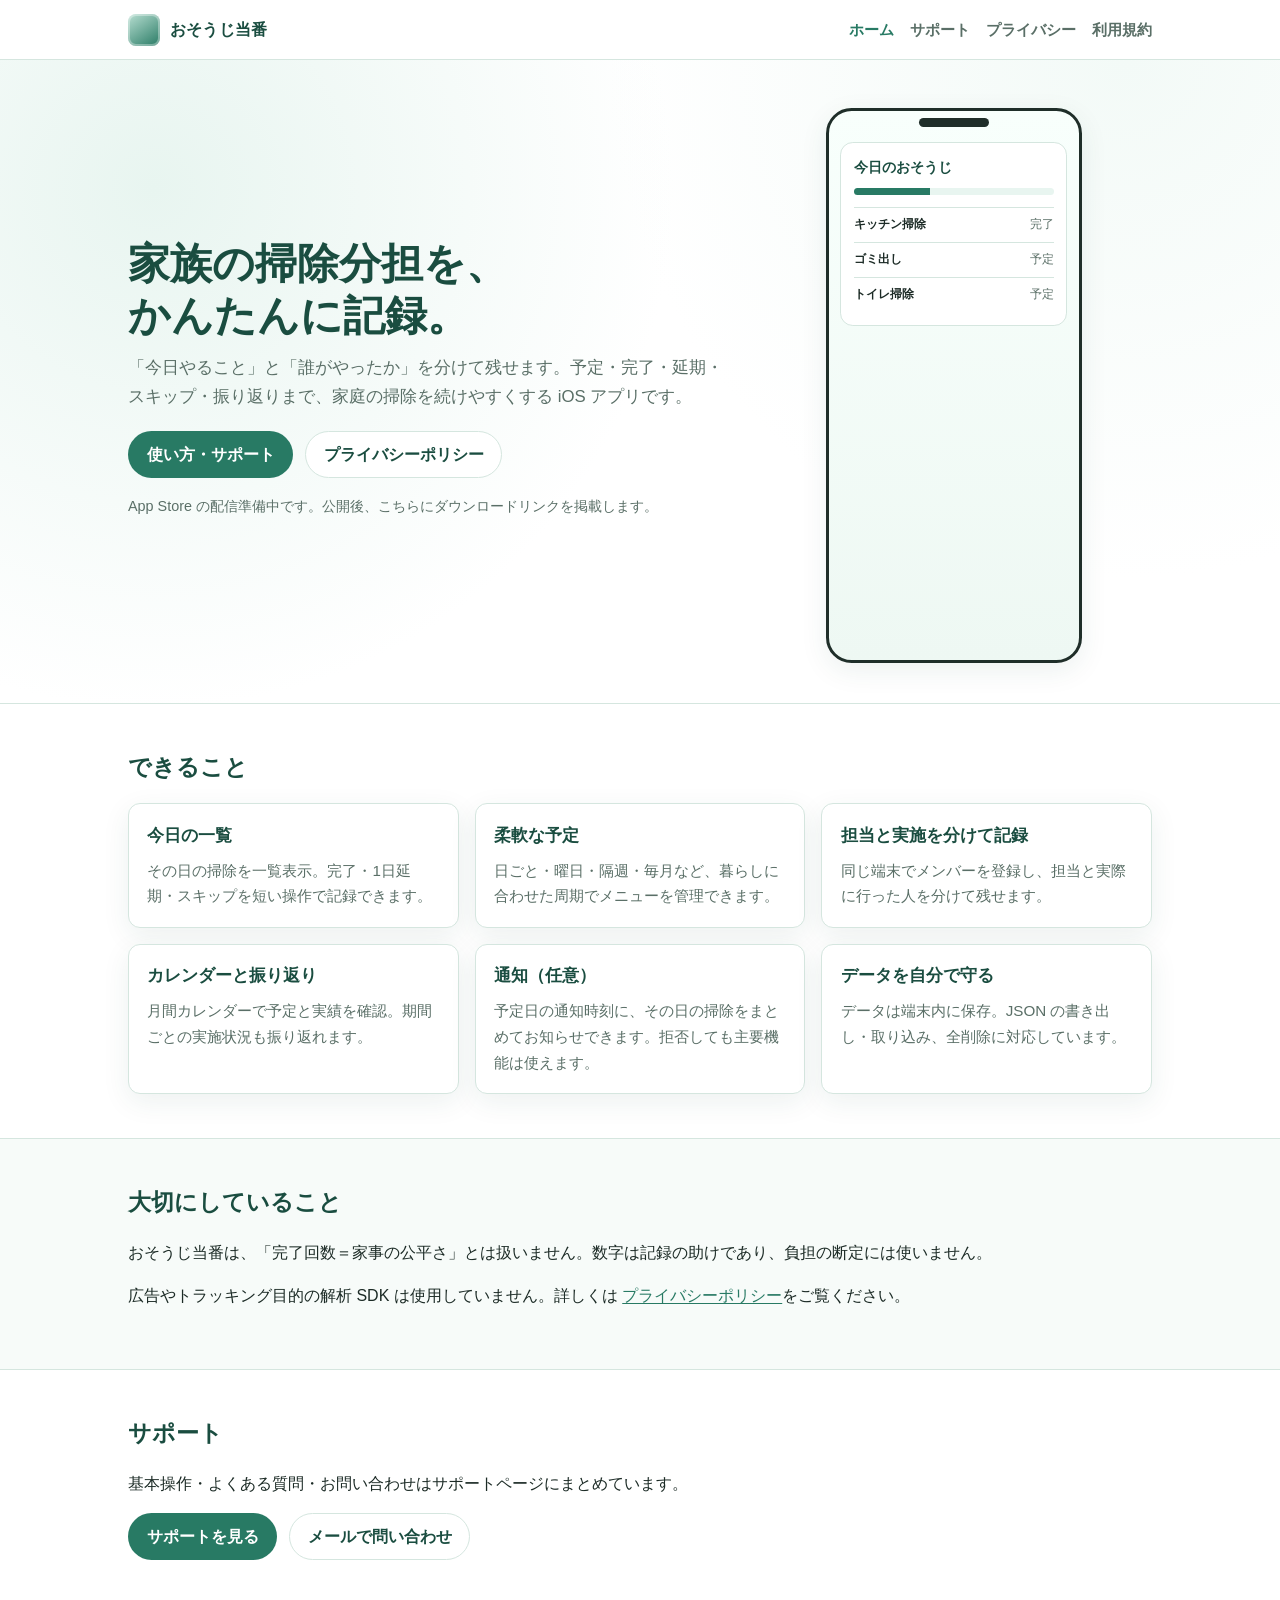
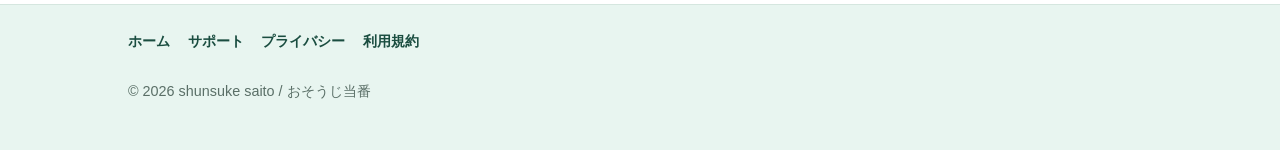
<file: index.html>
<!DOCTYPE html>
<html lang="ja">
  <head>
    <meta charset="utf-8" />
    <meta name="viewport" content="width=device-width, initial-scale=1" />
    <title>おそうじ当番 — 家庭の掃除を続けやすく</title>
    <meta
      name="description"
      content="おそうじ当番は、掃除メニュー・予定・実施記録をまとめて管理する iOS アプリです。今日やることと、誰がやったかを分けて記録できます。"
    />
    <link rel="icon" href="assets/img/favicon.svg" type="image/svg+xml" />
    <link rel="stylesheet" href="assets/css/site.css" />
  </head>
  <body>
    <a class="skip-link" href="#main">本文へスキップ</a>
    <header class="site-header">
      <div class="site-header__inner">
        <a class="brand" href="./">
          <span class="brand__mark" aria-hidden="true"></span>
          <span>おそうじ当番</span>
        </a>
        <nav class="nav" aria-label="主要">
          <a href="./" aria-current="page">ホーム</a>
          <a href="support/">サポート</a>
          <a href="privacy/">プライバシー</a>
          <a href="terms/">利用規約</a>
        </nav>
      </div>
    </header>

    <main id="main">
      <section class="hero">
        <div class="wrap hero__grid">
          <div>
            <h1>家族の掃除分担を、<br />かんたんに記録。</h1>
            <p class="lede">
              「今日やること」と「誰がやったか」を分けて残せます。予定・完了・延期・スキップ・振り返りまで、家庭の掃除を続けやすくする iOS
              アプリです。
            </p>
            <div class="actions">
              <a class="btn btn--primary" href="support/">使い方・サポート</a>
              <a class="btn btn--ghost" href="privacy/">プライバシーポリシー</a>
            </div>
            <p class="note">
              <!-- TODO: App Store 公開後にストア URL を追記する -->
              App Store の配信準備中です。公開後、こちらにダウンロードリンクを掲載します。
            </p>
          </div>
          <div class="phone" aria-hidden="true">
            <div class="phone__card">
              <p class="phone__title">今日のおそうじ</p>
              <div class="phone__bar"><span></span></div>
              <div class="phone__row"><strong>キッチン掃除</strong><span>完了</span></div>
              <div class="phone__row"><strong>ゴミ出し</strong><span>予定</span></div>
              <div class="phone__row"><strong>トイレ掃除</strong><span>予定</span></div>
            </div>
          </div>
        </div>
      </section>

      <section class="section">
        <div class="wrap">
          <h2>できること</h2>
          <div class="cards">
            <article class="card">
              <h3>今日の一覧</h3>
              <p>その日の掃除を一覧表示。完了・1日延期・スキップを短い操作で記録できます。</p>
            </article>
            <article class="card">
              <h3>柔軟な予定</h3>
              <p>日ごと・曜日・隔週・毎月など、暮らしに合わせた周期でメニューを管理できます。</p>
            </article>
            <article class="card">
              <h3>担当と実施を分けて記録</h3>
              <p>同じ端末でメンバーを登録し、担当と実際に行った人を分けて残せます。</p>
            </article>
            <article class="card">
              <h3>カレンダーと振り返り</h3>
              <p>月間カレンダーで予定と実績を確認。期間ごとの実施状況も振り返れます。</p>
            </article>
            <article class="card">
              <h3>通知（任意）</h3>
              <p>予定日の通知時刻に、その日の掃除をまとめてお知らせできます。拒否しても主要機能は使えます。</p>
            </article>
            <article class="card">
              <h3>データを自分で守る</h3>
              <p>データは端末内に保存。JSON の書き出し・取り込み、全削除に対応しています。</p>
            </article>
          </div>
        </div>
      </section>

      <section class="section section--alt">
        <div class="wrap">
          <h2>大切にしていること</h2>
          <p>
            おそうじ当番は、「完了回数＝家事の公平さ」とは扱いません。数字は記録の助けであり、負担の断定には使いません。
          </p>
          <p>
            広告やトラッキング目的の解析 SDK は使用していません。詳しくは
            <a href="privacy/">プライバシーポリシー</a>をご覧ください。
          </p>
        </div>
      </section>

      <section class="section">
        <div class="wrap">
          <h2>サポート</h2>
          <p>基本操作・よくある質問・お問い合わせはサポートページにまとめています。</p>
          <div class="actions">
            <a class="btn btn--primary" href="support/">サポートを見る</a>
            <a class="btn btn--ghost" href="mailto:infomationshunsuke@gmail.com">メールで問い合わせ</a>
          </div>
        </div>
      </section>
    </main>

    <footer class="site-footer">
      <div class="site-footer__inner">
        <nav class="footer-nav" aria-label="フッター">
          <a href="./">ホーム</a>
          <a href="support/">サポート</a>
          <a href="privacy/">プライバシー</a>
          <a href="terms/">利用規約</a>
        </nav>
        <p>© 2026 shunsuke saito / おそうじ当番</p>
      </div>
    </footer>
  </body>
</html>
</file>
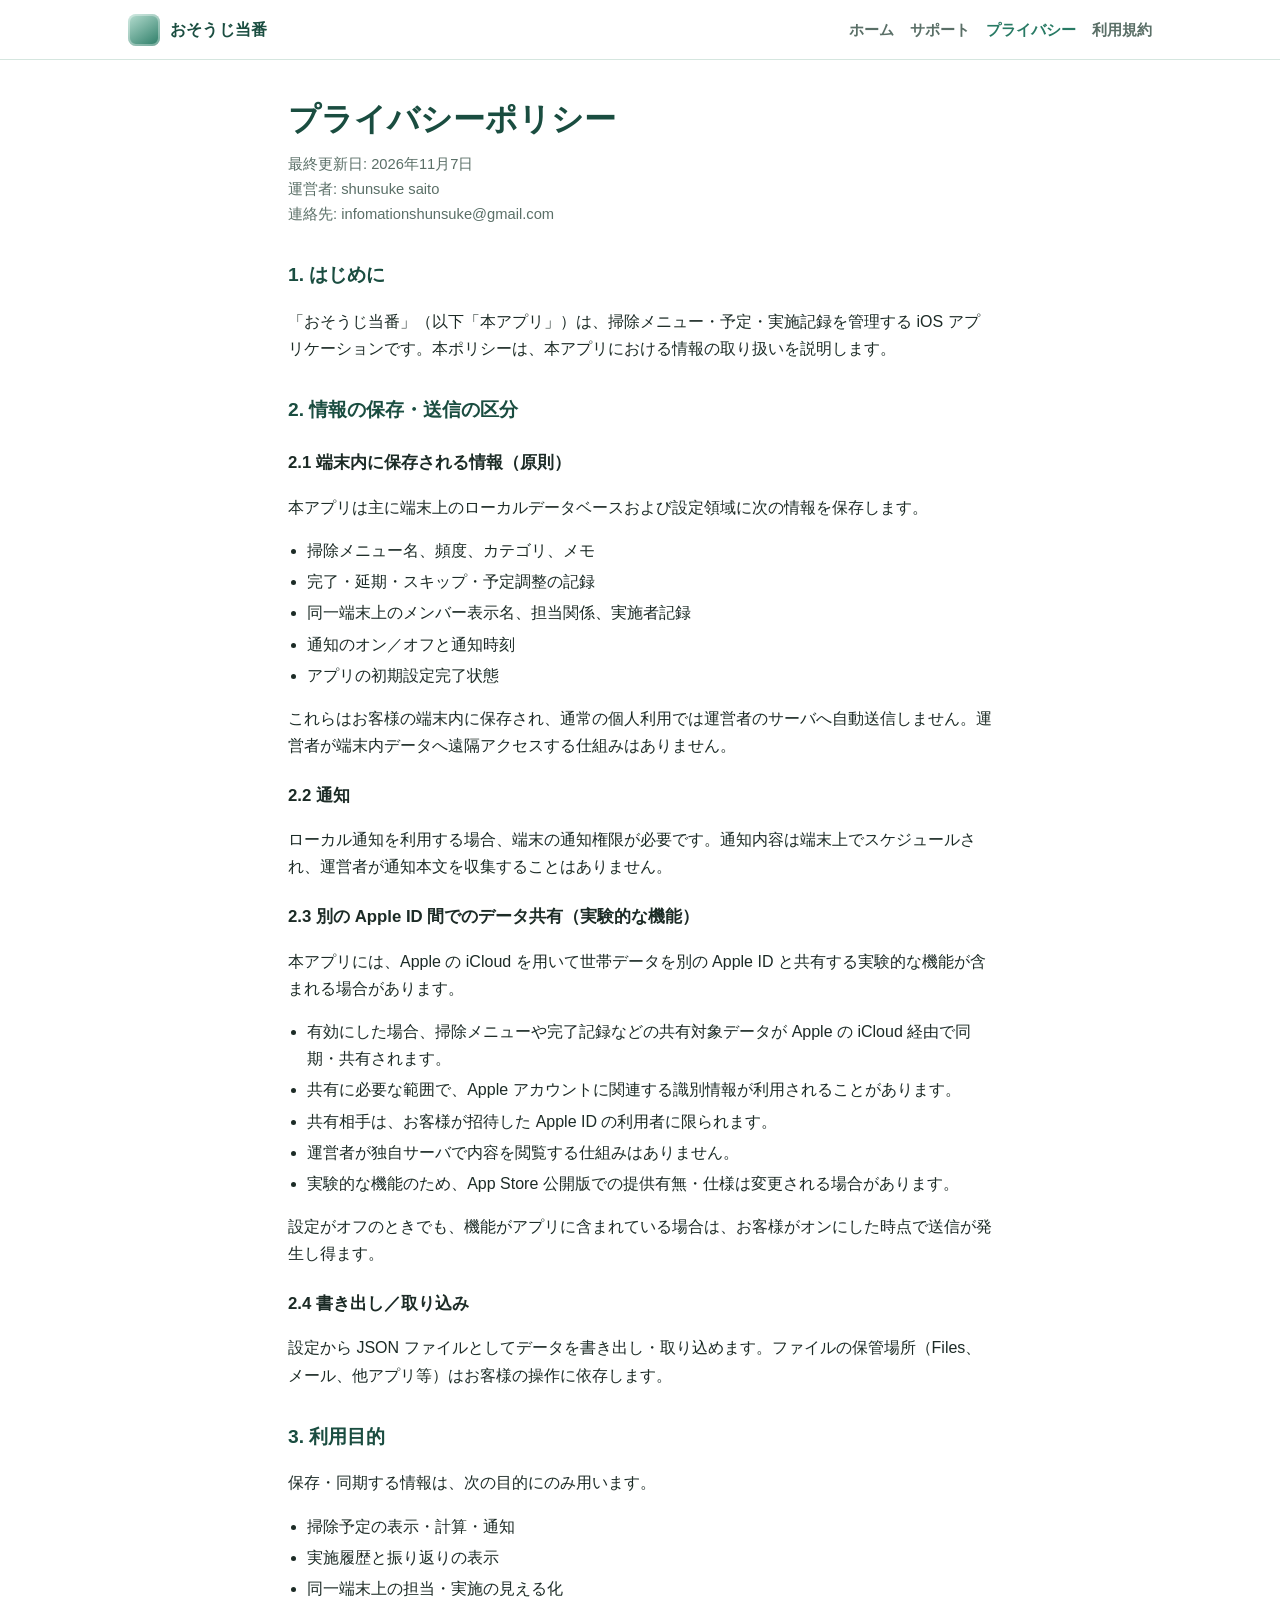
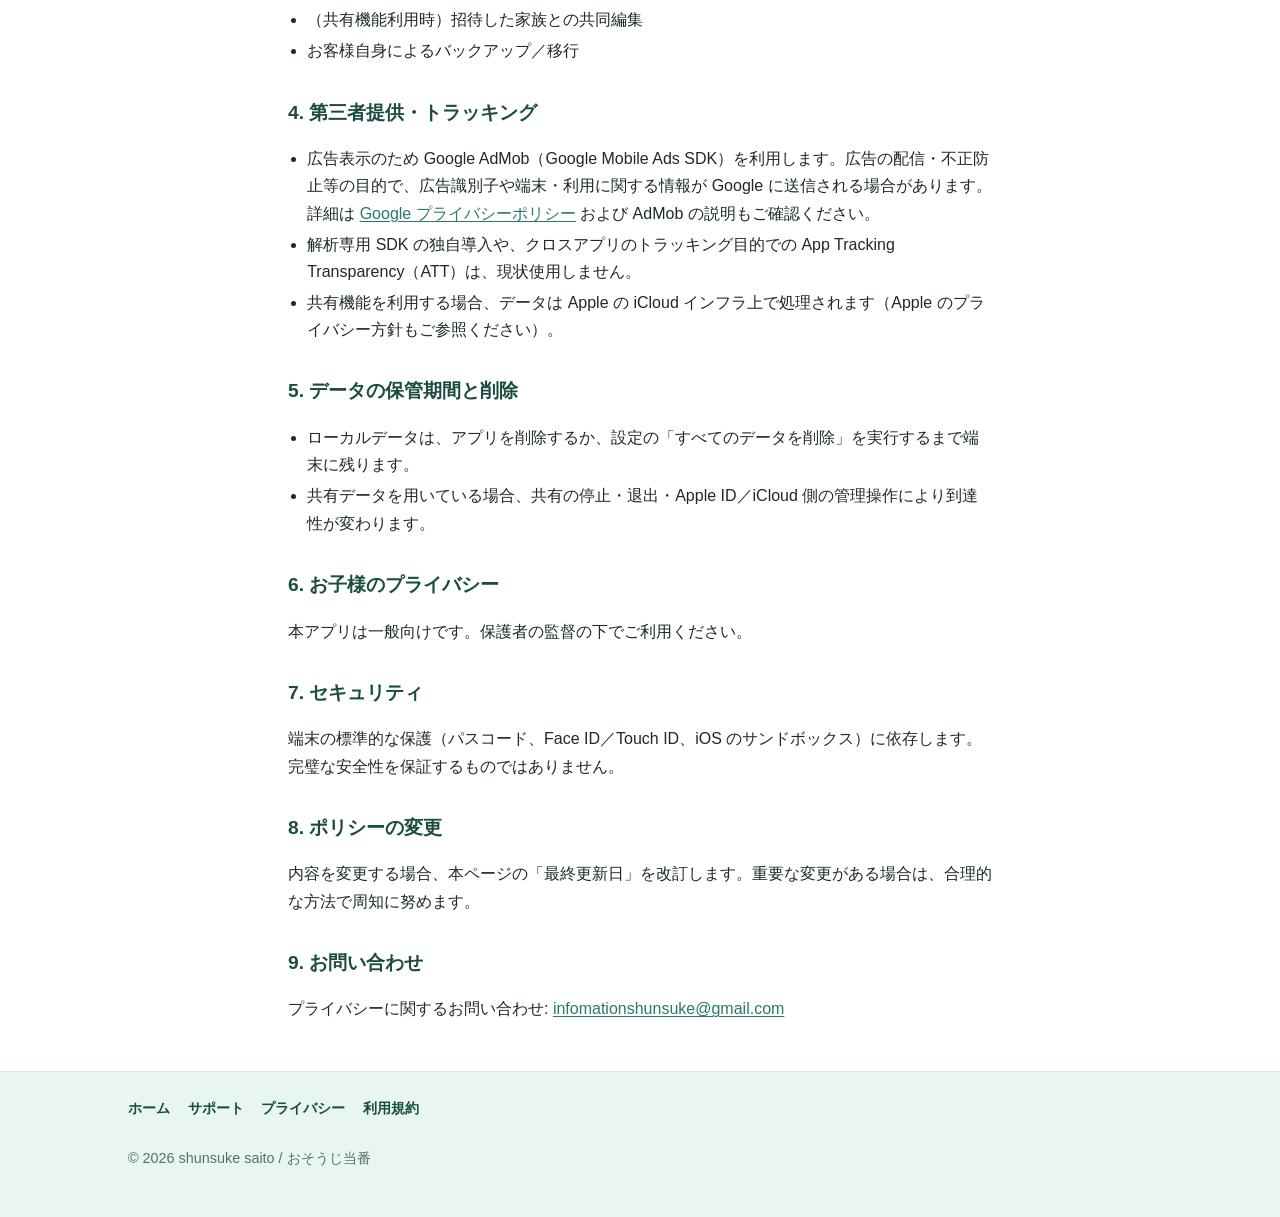
<file: privacy/index.html>
<!DOCTYPE html>
<html lang="ja">
  <head>
    <meta charset="utf-8" />
    <meta name="viewport" content="width=device-width, initial-scale=1" />
    <title>プライバシーポリシー — おそうじ当番</title>
    <meta name="description" content="おそうじ当番のプライバシーポリシーです。" />
    <link rel="icon" href="../assets/img/favicon.svg" type="image/svg+xml" />
    <link rel="stylesheet" href="../assets/css/site.css" />
  </head>
  <body>
    <a class="skip-link" href="#main">本文へスキップ</a>
    <header class="site-header">
      <div class="site-header__inner">
        <a class="brand" href="../">
          <span class="brand__mark" aria-hidden="true"></span>
          <span>おそうじ当番</span>
        </a>
        <nav class="nav" aria-label="主要">
          <a href="../">ホーム</a>
          <a href="../support/">サポート</a>
          <a href="./" aria-current="page">プライバシー</a>
          <a href="../terms/">利用規約</a>
        </nav>
      </div>
    </header>

    <main id="main" class="prose">
      <h1>プライバシーポリシー</h1>
      <p class="meta">最終更新日: 2026年11月7日<br />運営者: shunsuke saito<br />連絡先: infomationshunsuke@gmail.com</p>

      <h2>1. はじめに</h2>
      <p>
        「おそうじ当番」（以下「本アプリ」）は、掃除メニュー・予定・実施記録を管理する iOS アプリケーションです。本ポリシーは、本アプリにおける情報の取り扱いを説明します。
      </p>

      <h2>2. 情報の保存・送信の区分</h2>

      <h3>2.1 端末内に保存される情報（原則）</h3>
      <p>本アプリは主に端末上のローカルデータベースおよび設定領域に次の情報を保存します。</p>
      <ul>
        <li>掃除メニュー名、頻度、カテゴリ、メモ</li>
        <li>完了・延期・スキップ・予定調整の記録</li>
        <li>同一端末上のメンバー表示名、担当関係、実施者記録</li>
        <li>通知のオン／オフと通知時刻</li>
        <li>アプリの初期設定完了状態</li>
      </ul>
      <p>
        これらはお客様の端末内に保存され、通常の個人利用では運営者のサーバへ自動送信しません。運営者が端末内データへ遠隔アクセスする仕組みはありません。
      </p>

      <h3>2.2 通知</h3>
      <p>
        ローカル通知を利用する場合、端末の通知権限が必要です。通知内容は端末上でスケジュールされ、運営者が通知本文を収集することはありません。
      </p>

      <h3>2.3 別の Apple ID 間でのデータ共有（実験的な機能）</h3>
      <p>
        本アプリには、Apple の iCloud を用いて世帯データを別の Apple ID と共有する実験的な機能が含まれる場合があります。
      </p>
      <ul>
        <li>有効にした場合、掃除メニューや完了記録などの共有対象データが Apple の iCloud 経由で同期・共有されます。</li>
        <li>共有に必要な範囲で、Apple アカウントに関連する識別情報が利用されることがあります。</li>
        <li>共有相手は、お客様が招待した Apple ID の利用者に限られます。</li>
        <li>運営者が独自サーバで内容を閲覧する仕組みはありません。</li>
        <li>実験的な機能のため、App Store 公開版での提供有無・仕様は変更される場合があります。</li>
      </ul>
      <p>
        設定がオフのときでも、機能がアプリに含まれている場合は、お客様がオンにした時点で送信が発生し得ます。
      </p>

      <h3>2.4 書き出し／取り込み</h3>
      <p>
        設定から JSON ファイルとしてデータを書き出し・取り込めます。ファイルの保管場所（Files、メール、他アプリ等）はお客様の操作に依存します。
      </p>

      <h2>3. 利用目的</h2>
      <p>保存・同期する情報は、次の目的にのみ用います。</p>
      <ul>
        <li>掃除予定の表示・計算・通知</li>
        <li>実施履歴と振り返りの表示</li>
        <li>同一端末上の担当・実施の見える化</li>
        <li>（共有機能利用時）招待した家族との共同編集</li>
        <li>お客様自身によるバックアップ／移行</li>
      </ul>

      <h2>4. 第三者提供・トラッキング</h2>
      <ul>
        <li>広告表示のため Google AdMob（Google Mobile Ads SDK）を利用します。広告の配信・不正防止等の目的で、広告識別子や端末・利用に関する情報が Google に送信される場合があります。詳細は <a href="https://policies.google.com/privacy" rel="noopener noreferrer">Google プライバシーポリシー</a> および AdMob の説明もご確認ください。</li>
        <li>解析専用 SDK の独自導入や、クロスアプリのトラッキング目的での App Tracking Transparency（ATT）は、現状使用しません。</li>
        <li>共有機能を利用する場合、データは Apple の iCloud インフラ上で処理されます（Apple のプライバシー方針もご参照ください）。</li>
      </ul>

      <h2>5. データの保管期間と削除</h2>
      <ul>
        <li>ローカルデータは、アプリを削除するか、設定の「すべてのデータを削除」を実行するまで端末に残ります。</li>
        <li>共有データを用いている場合、共有の停止・退出・Apple ID／iCloud 側の管理操作により到達性が変わります。</li>
      </ul>

      <h2>6. お子様のプライバシー</h2>
      <p>本アプリは一般向けです。保護者の監督の下でご利用ください。</p>

      <h2>7. セキュリティ</h2>
      <p>
        端末の標準的な保護（パスコード、Face ID／Touch ID、iOS のサンドボックス）に依存します。完璧な安全性を保証するものではありません。
      </p>

      <h2>8. ポリシーの変更</h2>
      <p>
        内容を変更する場合、本ページの「最終更新日」を改訂します。重要な変更がある場合は、合理的な方法で周知に努めます。
      </p>

      <h2>9. お問い合わせ</h2>
      <p>
        プライバシーに関するお問い合わせ:
        <a href="mailto:infomationshunsuke@gmail.com">infomationshunsuke@gmail.com</a>
      </p>
    </main>

    <footer class="site-footer">
      <div class="site-footer__inner">
        <nav class="footer-nav" aria-label="フッター">
          <a href="../">ホーム</a>
          <a href="../support/">サポート</a>
          <a href="./">プライバシー</a>
          <a href="../terms/">利用規約</a>
        </nav>
        <p>© 2026 shunsuke saito / おそうじ当番</p>
      </div>
    </footer>
  </body>
</html>
</file>
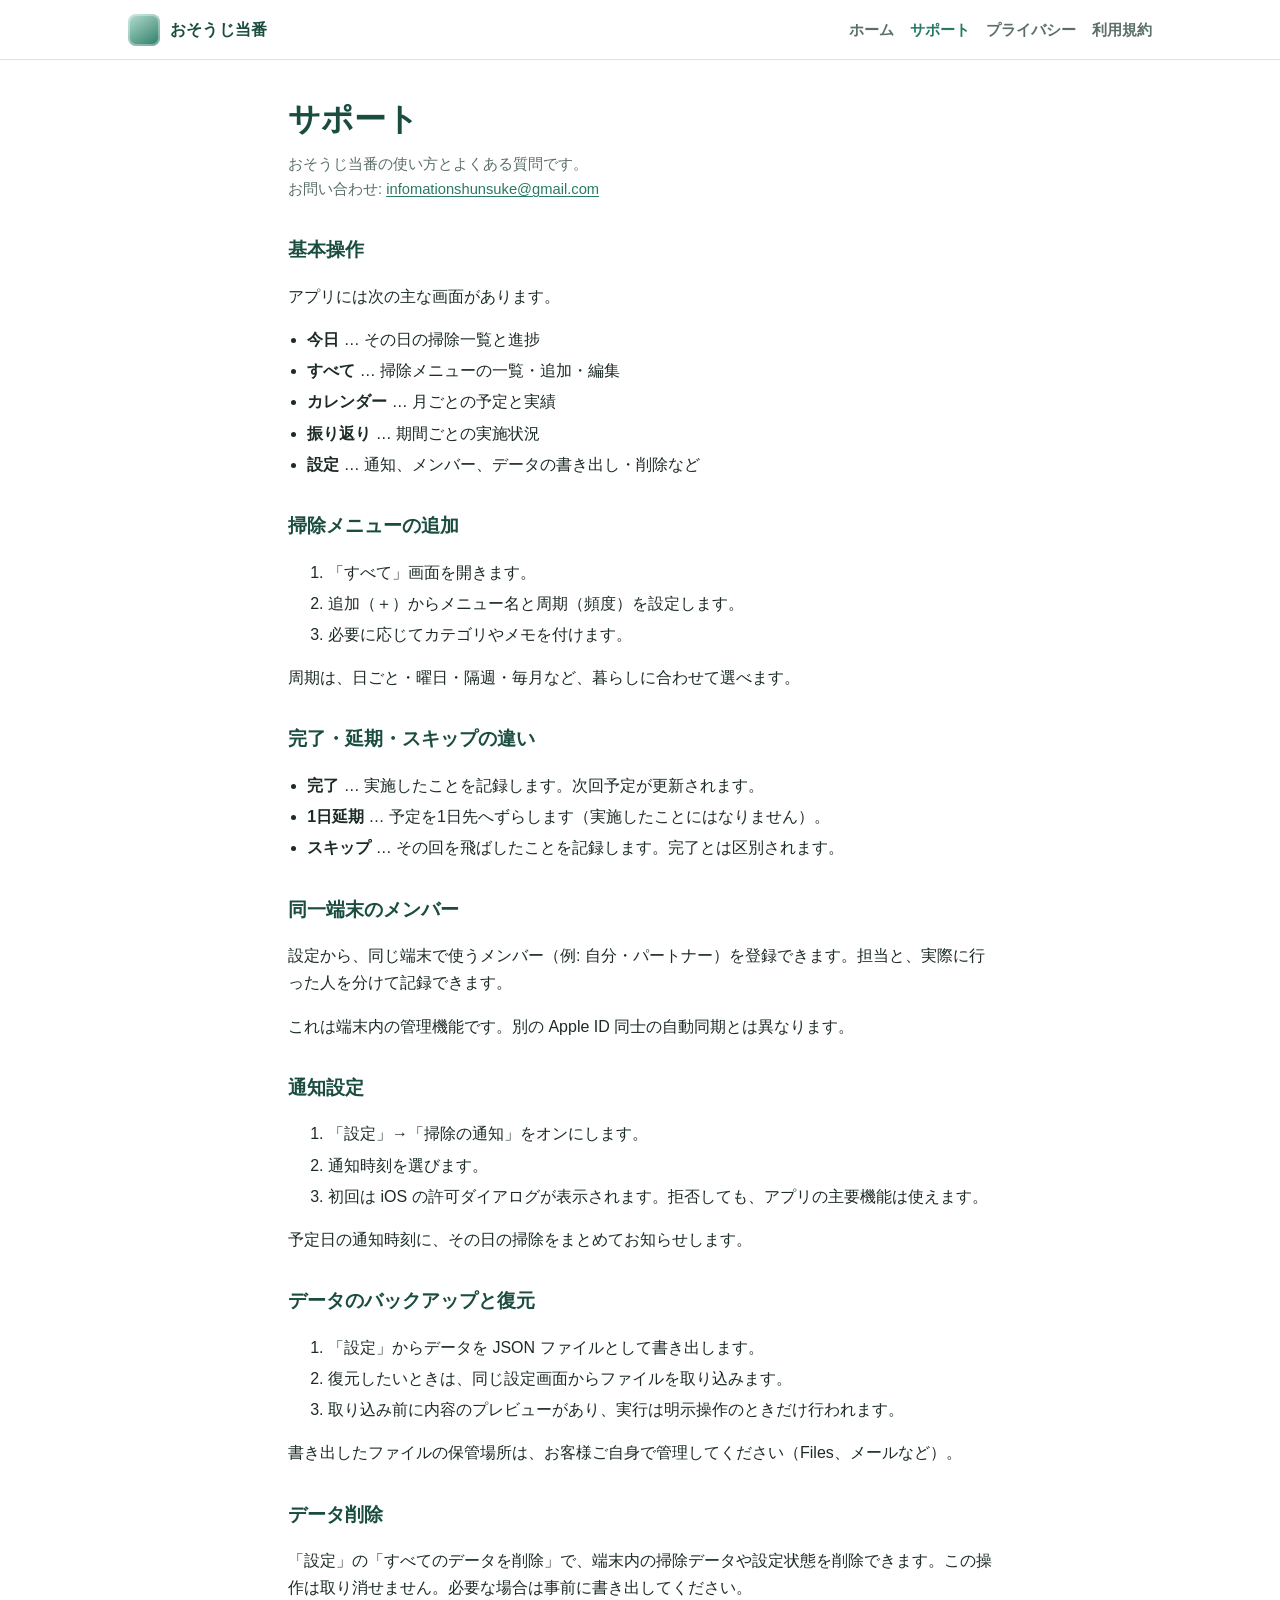
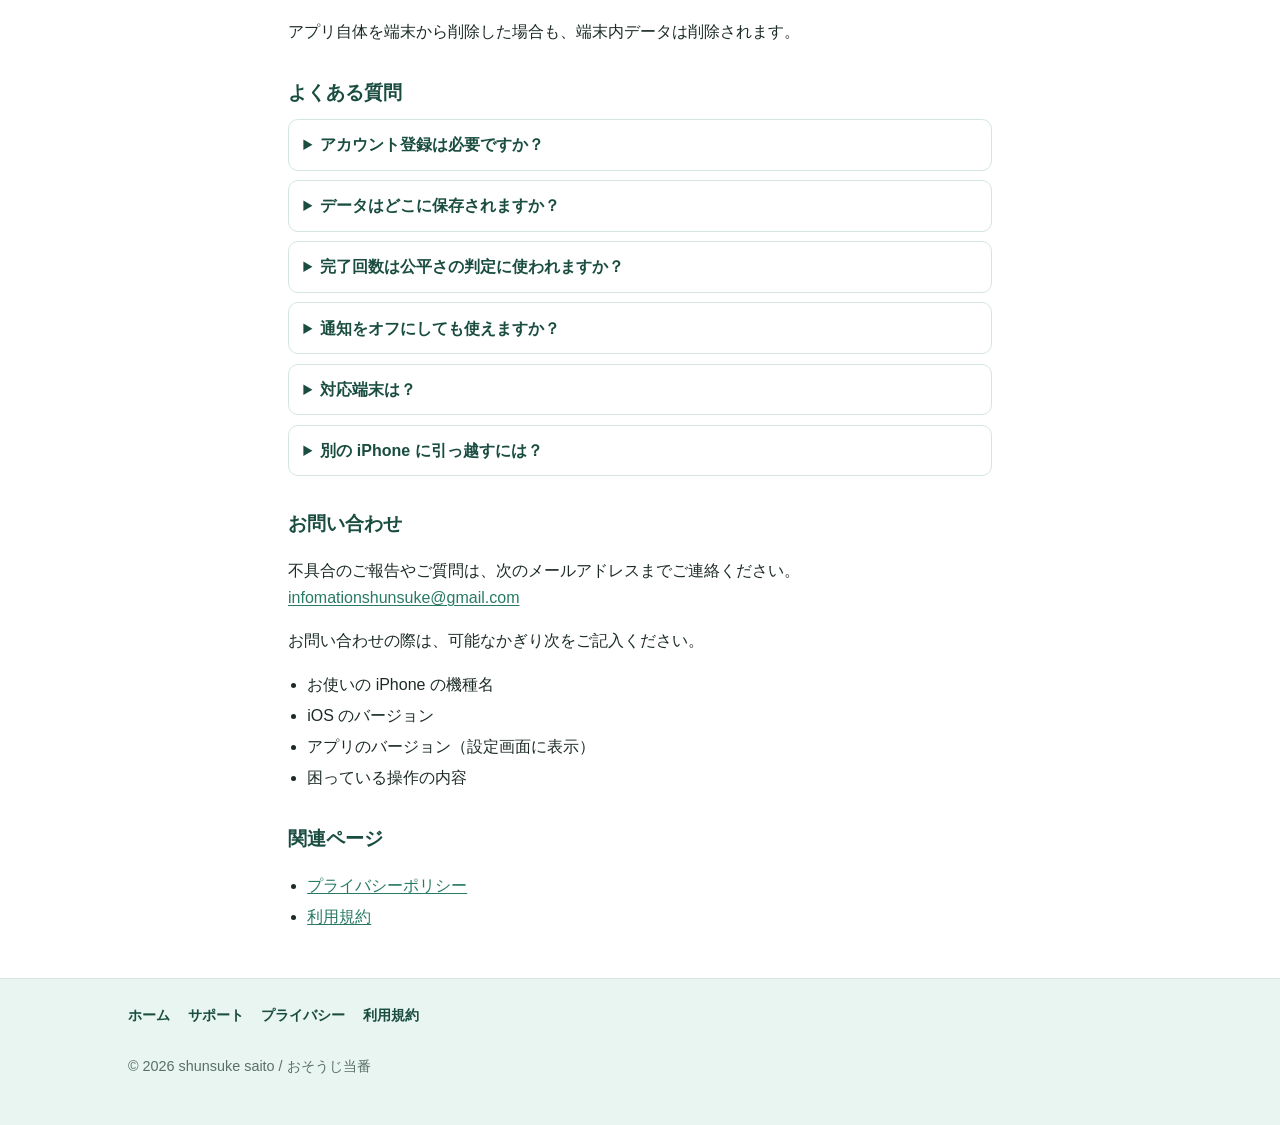
<file: support/index.html>
<!DOCTYPE html>
<html lang="ja">
  <head>
    <meta charset="utf-8" />
    <meta name="viewport" content="width=device-width, initial-scale=1" />
    <title>サポート — おそうじ当番</title>
    <meta name="description" content="おそうじ当番の使い方、よくある質問、お問い合わせ先です。" />
    <link rel="icon" href="../assets/img/favicon.svg" type="image/svg+xml" />
    <link rel="stylesheet" href="../assets/css/site.css" />
  </head>
  <body>
    <a class="skip-link" href="#main">本文へスキップ</a>
    <header class="site-header">
      <div class="site-header__inner">
        <a class="brand" href="../">
          <span class="brand__mark" aria-hidden="true"></span>
          <span>おそうじ当番</span>
        </a>
        <nav class="nav" aria-label="主要">
          <a href="../">ホーム</a>
          <a href="./" aria-current="page">サポート</a>
          <a href="../privacy/">プライバシー</a>
          <a href="../terms/">利用規約</a>
        </nav>
      </div>
    </header>

    <main id="main" class="prose">
      <h1>サポート</h1>
      <p class="meta">
        おそうじ当番の使い方とよくある質問です。<br />
        お問い合わせ:
        <a href="mailto:infomationshunsuke@gmail.com">infomationshunsuke@gmail.com</a>
      </p>

      <h2>基本操作</h2>
      <p>アプリには次の主な画面があります。</p>
      <ul>
        <li><strong>今日</strong> … その日の掃除一覧と進捗</li>
        <li><strong>すべて</strong> … 掃除メニューの一覧・追加・編集</li>
        <li><strong>カレンダー</strong> … 月ごとの予定と実績</li>
        <li><strong>振り返り</strong> … 期間ごとの実施状況</li>
        <li><strong>設定</strong> … 通知、メンバー、データの書き出し・削除など</li>
      </ul>

      <h2>掃除メニューの追加</h2>
      <ol>
        <li>「すべて」画面を開きます。</li>
        <li>追加（＋）からメニュー名と周期（頻度）を設定します。</li>
        <li>必要に応じてカテゴリやメモを付けます。</li>
      </ol>
      <p>周期は、日ごと・曜日・隔週・毎月など、暮らしに合わせて選べます。</p>

      <h2>完了・延期・スキップの違い</h2>
      <ul>
        <li><strong>完了</strong> … 実施したことを記録します。次回予定が更新されます。</li>
        <li><strong>1日延期</strong> … 予定を1日先へずらします（実施したことにはなりません）。</li>
        <li><strong>スキップ</strong> … その回を飛ばしたことを記録します。完了とは区別されます。</li>
      </ul>

      <h2>同一端末のメンバー</h2>
      <p>
        設定から、同じ端末で使うメンバー（例: 自分・パートナー）を登録できます。担当と、実際に行った人を分けて記録できます。
      </p>
      <p>これは端末内の管理機能です。別の Apple ID 同士の自動同期とは異なります。</p>

      <h2>通知設定</h2>
      <ol>
        <li>「設定」→「掃除の通知」をオンにします。</li>
        <li>通知時刻を選びます。</li>
        <li>初回は iOS の許可ダイアログが表示されます。拒否しても、アプリの主要機能は使えます。</li>
      </ol>
      <p>予定日の通知時刻に、その日の掃除をまとめてお知らせします。</p>

      <h2>データのバックアップと復元</h2>
      <ol>
        <li>「設定」からデータを JSON ファイルとして書き出します。</li>
        <li>復元したいときは、同じ設定画面からファイルを取り込みます。</li>
        <li>取り込み前に内容のプレビューがあり、実行は明示操作のときだけ行われます。</li>
      </ol>
      <p>書き出したファイルの保管場所は、お客様ご自身で管理してください（Files、メールなど）。</p>

      <h2>データ削除</h2>
      <p>
        「設定」の「すべてのデータを削除」で、端末内の掃除データや設定状態を削除できます。この操作は取り消せません。必要な場合は事前に書き出してください。
      </p>
      <p>アプリ自体を端末から削除した場合も、端末内データは削除されます。</p>

      <h2>よくある質問</h2>
      <div class="faq">
        <details>
          <summary>アカウント登録は必要ですか？</summary>
          <p>通常の利用にアカウント登録は不要です。起動後すぐに使えます。</p>
        </details>
        <details>
          <summary>データはどこに保存されますか？</summary>
          <p>原則としてお客様の端末内に保存されます。運営者のサーバへ自動送信する仕組みはありません。</p>
        </details>
        <details>
          <summary>完了回数は公平さの判定に使われますか？</summary>
          <p>いいえ。アプリは完了回数を家事の公平さの断定には使いません。</p>
        </details>
        <details>
          <summary>通知をオフにしても使えますか？</summary>
          <p>はい。通知は任意です。オフでも予定の確認や記録はできます。</p>
        </details>
        <details>
          <summary>対応端末は？</summary>
          <p>iPhone（iOS 17 以降）向けです。</p>
        </details>
        <details>
          <summary>別の iPhone に引っ越すには？</summary>
          <p>設定から JSON を書き出し、新しい端末のアプリで取り込む方法があります。</p>
        </details>
      </div>

      <h2>お問い合わせ</h2>
      <p>
        不具合のご報告やご質問は、次のメールアドレスまでご連絡ください。<br />
        <a href="mailto:infomationshunsuke@gmail.com">infomationshunsuke@gmail.com</a>
      </p>
      <p>お問い合わせの際は、可能なかぎり次をご記入ください。</p>
      <ul>
        <li>お使いの iPhone の機種名</li>
        <li>iOS のバージョン</li>
        <li>アプリのバージョン（設定画面に表示）</li>
        <li>困っている操作の内容</li>
      </ul>

      <h2>関連ページ</h2>
      <ul>
        <li><a href="../privacy/">プライバシーポリシー</a></li>
        <li><a href="../terms/">利用規約</a></li>
      </ul>
    </main>

    <footer class="site-footer">
      <div class="site-footer__inner">
        <nav class="footer-nav" aria-label="フッター">
          <a href="../">ホーム</a>
          <a href="./">サポート</a>
          <a href="../privacy/">プライバシー</a>
          <a href="../terms/">利用規約</a>
        </nav>
        <p>© 2026 shunsuke saito / おそうじ当番</p>
      </div>
    </footer>
  </body>
</html>
</file>
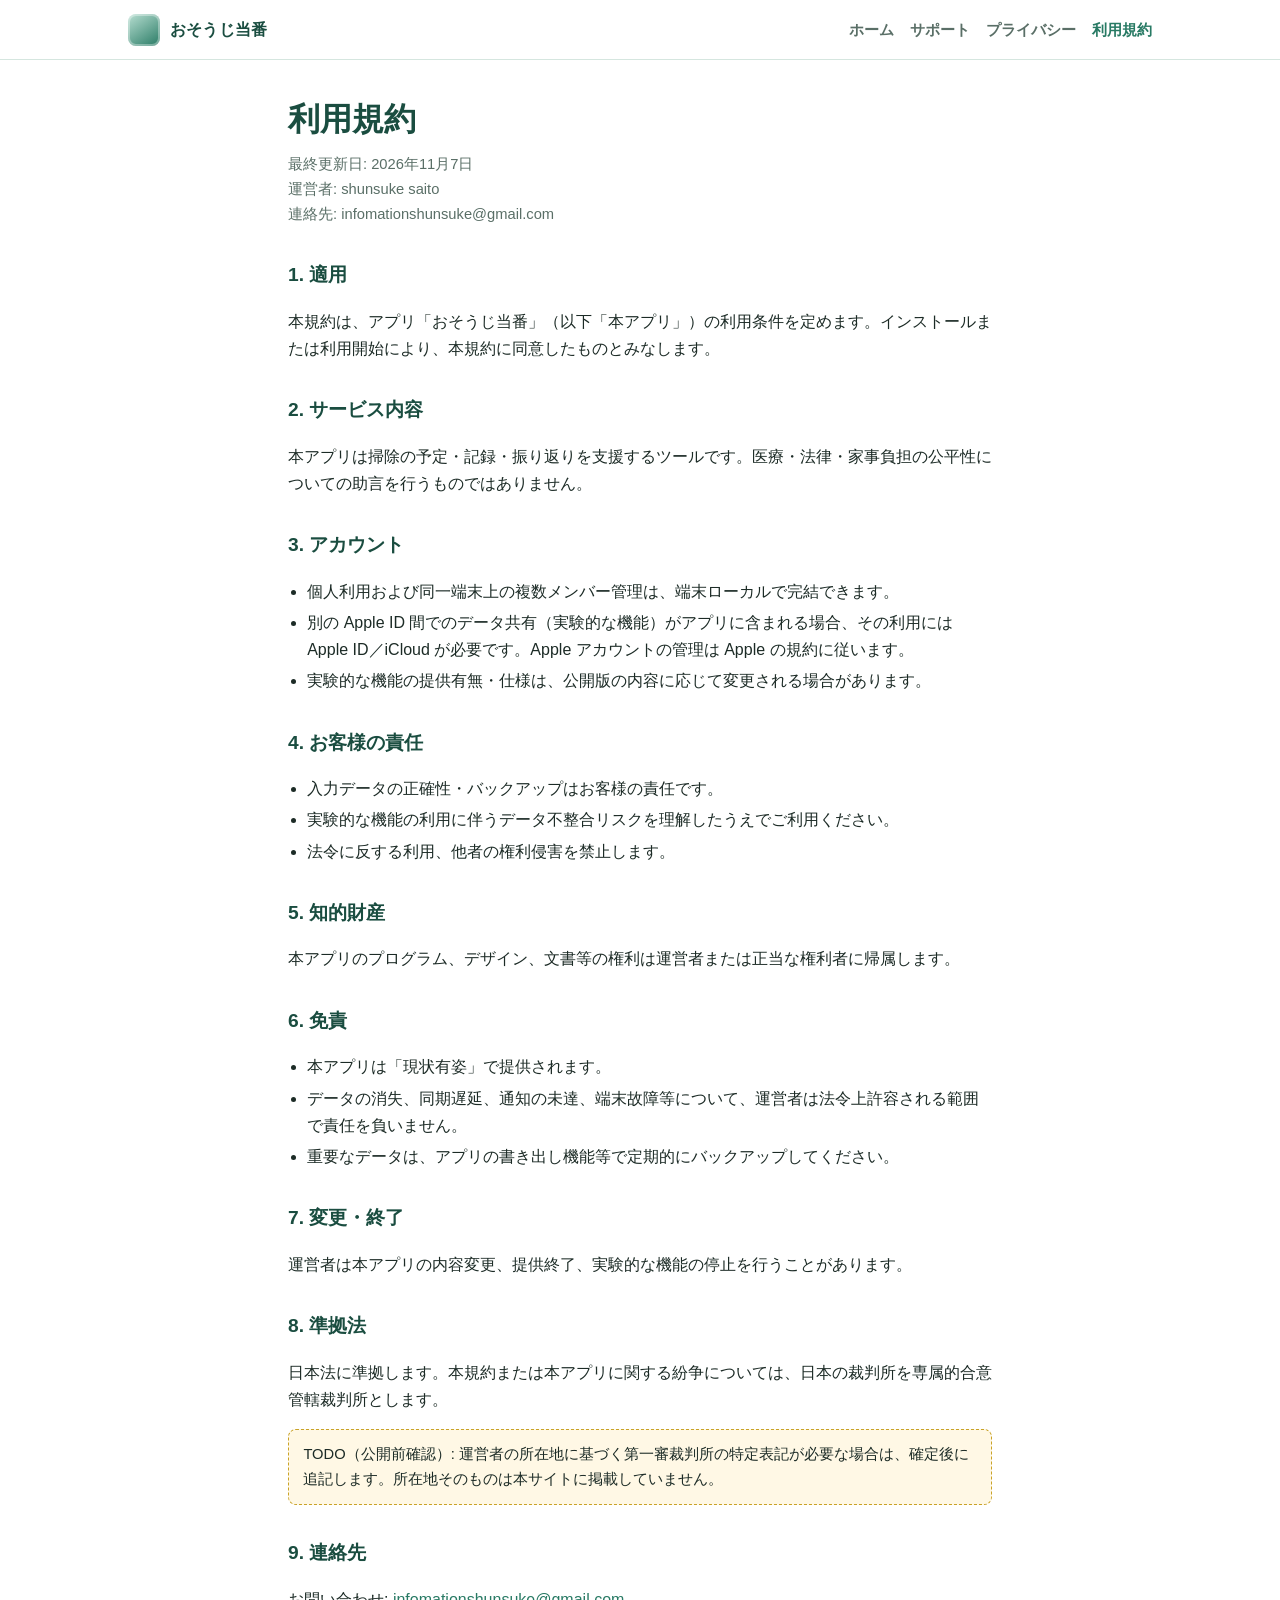
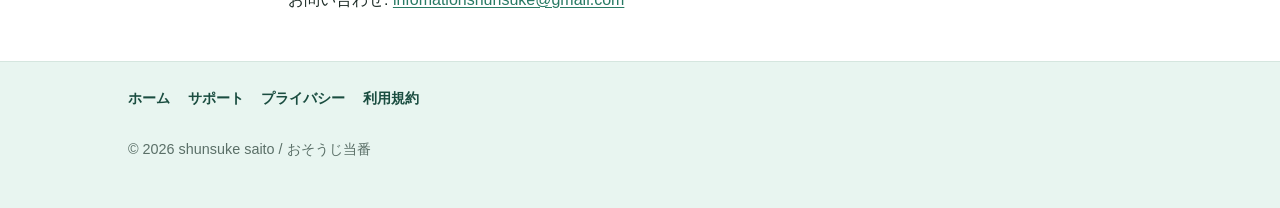
<file: terms/index.html>
<!DOCTYPE html>
<html lang="ja">
  <head>
    <meta charset="utf-8" />
    <meta name="viewport" content="width=device-width, initial-scale=1" />
    <title>利用規約 — おそうじ当番</title>
    <meta name="description" content="おそうじ当番の利用規約です。" />
    <link rel="icon" href="../assets/img/favicon.svg" type="image/svg+xml" />
    <link rel="stylesheet" href="../assets/css/site.css" />
  </head>
  <body>
    <a class="skip-link" href="#main">本文へスキップ</a>
    <header class="site-header">
      <div class="site-header__inner">
        <a class="brand" href="../">
          <span class="brand__mark" aria-hidden="true"></span>
          <span>おそうじ当番</span>
        </a>
        <nav class="nav" aria-label="主要">
          <a href="../">ホーム</a>
          <a href="../support/">サポート</a>
          <a href="../privacy/">プライバシー</a>
          <a href="./" aria-current="page">利用規約</a>
        </nav>
      </div>
    </header>

    <main id="main" class="prose">
      <h1>利用規約</h1>
      <p class="meta">最終更新日: 2026年11月7日<br />運営者: shunsuke saito<br />連絡先: infomationshunsuke@gmail.com</p>

      <h2>1. 適用</h2>
      <p>
        本規約は、アプリ「おそうじ当番」（以下「本アプリ」）の利用条件を定めます。インストールまたは利用開始により、本規約に同意したものとみなします。
      </p>

      <h2>2. サービス内容</h2>
      <p>
        本アプリは掃除の予定・記録・振り返りを支援するツールです。医療・法律・家事負担の公平性についての助言を行うものではありません。
      </p>

      <h2>3. アカウント</h2>
      <ul>
        <li>個人利用および同一端末上の複数メンバー管理は、端末ローカルで完結できます。</li>
        <li>
          別の Apple ID 間でのデータ共有（実験的な機能）がアプリに含まれる場合、その利用には Apple ID／iCloud が必要です。Apple
          アカウントの管理は Apple の規約に従います。
        </li>
        <li>実験的な機能の提供有無・仕様は、公開版の内容に応じて変更される場合があります。</li>
      </ul>

      <h2>4. お客様の責任</h2>
      <ul>
        <li>入力データの正確性・バックアップはお客様の責任です。</li>
        <li>実験的な機能の利用に伴うデータ不整合リスクを理解したうえでご利用ください。</li>
        <li>法令に反する利用、他者の権利侵害を禁止します。</li>
      </ul>

      <h2>5. 知的財産</h2>
      <p>本アプリのプログラム、デザイン、文書等の権利は運営者または正当な権利者に帰属します。</p>

      <h2>6. 免責</h2>
      <ul>
        <li>本アプリは「現状有姿」で提供されます。</li>
        <li>
          データの消失、同期遅延、通知の未達、端末故障等について、運営者は法令上許容される範囲で責任を負いません。
        </li>
        <li>重要なデータは、アプリの書き出し機能等で定期的にバックアップしてください。</li>
      </ul>

      <h2>7. 変更・終了</h2>
      <p>運営者は本アプリの内容変更、提供終了、実験的な機能の停止を行うことがあります。</p>

      <h2>8. 準拠法</h2>
      <p>
        日本法に準拠します。本規約または本アプリに関する紛争については、日本の裁判所を専属的合意管轄裁判所とします。
      </p>
      <p class="todo">
        TODO（公開前確認）: 運営者の所在地に基づく第一審裁判所の特定表記が必要な場合は、確定後に追記します。所在地そのものは本サイトに掲載していません。
      </p>

      <h2>9. 連絡先</h2>
      <p>
        お問い合わせ:
        <a href="mailto:infomationshunsuke@gmail.com">infomationshunsuke@gmail.com</a>
      </p>
    </main>

    <footer class="site-footer">
      <div class="site-footer__inner">
        <nav class="footer-nav" aria-label="フッター">
          <a href="../">ホーム</a>
          <a href="../support/">サポート</a>
          <a href="../privacy/">プライバシー</a>
          <a href="./">利用規約</a>
        </nav>
        <p>© 2026 shunsuke saito / おそうじ当番</p>
      </div>
    </footer>
  </body>
</html>
</file>
<file: assets/css/site.css>
/* おそうじ当番 — brand: white / mint / deep green (#287A64) */
:root {
  --accent: #287a64;
  --accent-dark: #1a4d40;
  --accent-soft: #e8f5f0;
  --accent-mid: #b8dfd2;
  --text: #1c2b26;
  --muted: #5a6f67;
  --border: #d5e6df;
  --bg: #ffffff;
  --card: #f7fbf9;
  --max: 44rem;
  --radius: 12px;
  --shadow: 0 8px 28px rgba(26, 77, 64, 0.08);
}

*,
*::before,
*::after {
  box-sizing: border-box;
}

html {
  scroll-behavior: smooth;
}

body {
  margin: 0;
  font-family: -apple-system, BlinkMacSystemFont, "Segoe UI", "Hiragino Sans",
    "Hiragino Kaku Gothic ProN", "Noto Sans JP", Meiryo, sans-serif;
  color: var(--text);
  background: var(--bg);
  line-height: 1.7;
  font-size: 1rem;
}

img {
  max-width: 100%;
  height: auto;
}

a {
  color: var(--accent);
  text-decoration-thickness: 1px;
  text-underline-offset: 0.15em;
}

a:hover {
  color: var(--accent-dark);
}

.skip-link {
  position: absolute;
  left: -999px;
  top: 0;
  background: var(--accent);
  color: #fff;
  padding: 0.5rem 1rem;
  z-index: 100;
}

.skip-link:focus {
  left: 0;
}

.site-header {
  border-bottom: 1px solid var(--border);
  background: rgba(255, 255, 255, 0.92);
  backdrop-filter: blur(8px);
  position: sticky;
  top: 0;
  z-index: 10;
}

.site-header__inner,
.site-footer__inner,
.wrap {
  width: min(100% - 2rem, 64rem);
  margin-inline: auto;
}

.site-header__inner {
  display: flex;
  align-items: center;
  justify-content: space-between;
  gap: 1rem;
  padding: 0.85rem 0;
  flex-wrap: wrap;
}

.brand {
  display: inline-flex;
  align-items: center;
  gap: 0.6rem;
  color: var(--accent-dark);
  text-decoration: none;
  font-weight: 700;
  letter-spacing: 0.02em;
}

.brand__mark {
  width: 2rem;
  height: 2rem;
  border-radius: 8px;
  background: linear-gradient(145deg, var(--accent-mid), var(--accent));
  box-shadow: inset 0 0 0 2px rgba(255, 255, 255, 0.35);
  flex: none;
}

.nav {
  display: flex;
  flex-wrap: wrap;
  gap: 0.35rem 1rem;
}

.nav a {
  color: var(--muted);
  text-decoration: none;
  font-size: 0.95rem;
  font-weight: 600;
}

.nav a:hover,
.nav a[aria-current="page"] {
  color: var(--accent);
}

.hero {
  background:
    radial-gradient(circle at 12% 20%, var(--accent-soft), transparent 42%),
    radial-gradient(circle at 88% 0%, #f3faf7, transparent 40%),
    #fff;
  border-bottom: 1px solid var(--border);
  padding: 3rem 0 2.5rem;
}

.hero__grid {
  display: grid;
  gap: 2rem;
  align-items: center;
}

@media (min-width: 800px) {
  .hero__grid {
    grid-template-columns: 1.2fr 0.8fr;
  }
}

.hero h1 {
  margin: 0 0 0.75rem;
  font-size: clamp(1.8rem, 4vw, 2.6rem);
  line-height: 1.25;
  color: var(--accent-dark);
}

.lede {
  margin: 0 0 1.25rem;
  color: var(--muted);
  font-size: 1.05rem;
}

.actions {
  display: flex;
  flex-wrap: wrap;
  gap: 0.75rem;
}

.btn {
  display: inline-flex;
  align-items: center;
  justify-content: center;
  min-height: 2.75rem;
  padding: 0.55rem 1.1rem;
  border-radius: 999px;
  font-weight: 700;
  text-decoration: none;
  border: 1px solid transparent;
}

.btn--primary {
  background: var(--accent);
  color: #fff;
}

.btn--primary:hover {
  background: var(--accent-dark);
  color: #fff;
}

.btn--ghost {
  background: #fff;
  color: var(--accent-dark);
  border-color: var(--border);
}

.btn--ghost:hover {
  border-color: var(--accent);
  color: var(--accent);
}

.note {
  margin-top: 1rem;
  font-size: 0.9rem;
  color: var(--muted);
}

.phone {
  margin: 0 auto;
  width: min(100%, 16rem);
  aspect-ratio: 9 / 19.5;
  border-radius: 1.6rem;
  border: 3px solid #1f2e29;
  background: linear-gradient(180deg, #f8fffc, #eef8f3);
  box-shadow: var(--shadow);
  padding: 0.85rem 0.7rem;
  position: relative;
}

.phone::before {
  content: "";
  position: absolute;
  top: 0.45rem;
  left: 50%;
  transform: translateX(-50%);
  width: 28%;
  height: 0.55rem;
  border-radius: 999px;
  background: #1f2e29;
}

.phone__card {
  margin-top: 1.1rem;
  background: #fff;
  border-radius: 0.8rem;
  padding: 0.8rem;
  border: 1px solid var(--border);
}

.phone__title {
  font-size: 0.85rem;
  font-weight: 700;
  color: var(--accent-dark);
  margin: 0 0 0.55rem;
}

.phone__bar {
  height: 0.45rem;
  border-radius: 999px;
  background: var(--accent-soft);
  overflow: hidden;
  margin-bottom: 0.75rem;
}

.phone__bar > span {
  display: block;
  width: 38%;
  height: 100%;
  background: var(--accent);
}

.phone__row {
  display: flex;
  justify-content: space-between;
  gap: 0.5rem;
  font-size: 0.72rem;
  padding: 0.45rem 0;
  border-top: 1px solid var(--border);
  color: var(--muted);
}

.phone__row strong {
  color: var(--text);
  font-weight: 600;
}

.section {
  padding: 2.75rem 0;
}

.section--alt {
  background: var(--card);
  border-block: 1px solid var(--border);
}

.section h2 {
  margin: 0 0 1rem;
  color: var(--accent-dark);
  font-size: 1.45rem;
}

.cards {
  display: grid;
  gap: 1rem;
}

@media (min-width: 700px) {
  .cards {
    grid-template-columns: repeat(3, 1fr);
  }
}

.card {
  background: #fff;
  border: 1px solid var(--border);
  border-radius: var(--radius);
  padding: 1.1rem 1.15rem;
  box-shadow: var(--shadow);
}

.card h3 {
  margin: 0 0 0.45rem;
  font-size: 1.05rem;
  color: var(--accent-dark);
}

.card p {
  margin: 0;
  color: var(--muted);
  font-size: 0.95rem;
}

.prose {
  width: min(100% - 2rem, var(--max));
  margin: 2rem auto 3rem;
}

.prose h1 {
  margin: 0 0 0.35rem;
  color: var(--accent-dark);
  font-size: clamp(1.6rem, 3vw, 2rem);
}

.prose .meta {
  margin: 0 0 1.5rem;
  color: var(--muted);
  font-size: 0.92rem;
}

.prose h2 {
  margin: 2rem 0 0.6rem;
  font-size: 1.2rem;
  color: var(--accent-dark);
}

.prose h3 {
  margin: 1.4rem 0 0.4rem;
  font-size: 1.05rem;
}

.prose p,
.prose li {
  color: var(--text);
}

.prose ul {
  padding-left: 1.2rem;
}

.prose li + li {
  margin-top: 0.25rem;
}

.todo {
  border: 1px dashed #c9a227;
  background: #fff8e5;
  color: #6a5200;
  border-radius: 8px;
  padding: 0.75rem 0.9rem;
  font-size: 0.92rem;
}

.faq details {
  border: 1px solid var(--border);
  border-radius: 10px;
  background: #fff;
  padding: 0.7rem 0.9rem;
  margin: 0.6rem 0;
}

.faq summary {
  cursor: pointer;
  font-weight: 700;
  color: var(--accent-dark);
}

.faq details p {
  margin: 0.55rem 0 0.2rem;
  color: var(--muted);
}

.site-footer {
  border-top: 1px solid var(--border);
  background: var(--accent-soft);
  padding: 1.5rem 0 2rem;
  color: var(--muted);
  font-size: 0.9rem;
}

.site-footer a {
  color: var(--accent-dark);
}

.site-footer__inner {
  display: grid;
  gap: 0.75rem;
}

.footer-nav {
  display: flex;
  flex-wrap: wrap;
  gap: 0.75rem 1.1rem;
}

.footer-nav a {
  text-decoration: none;
  font-weight: 600;
}
</file>
